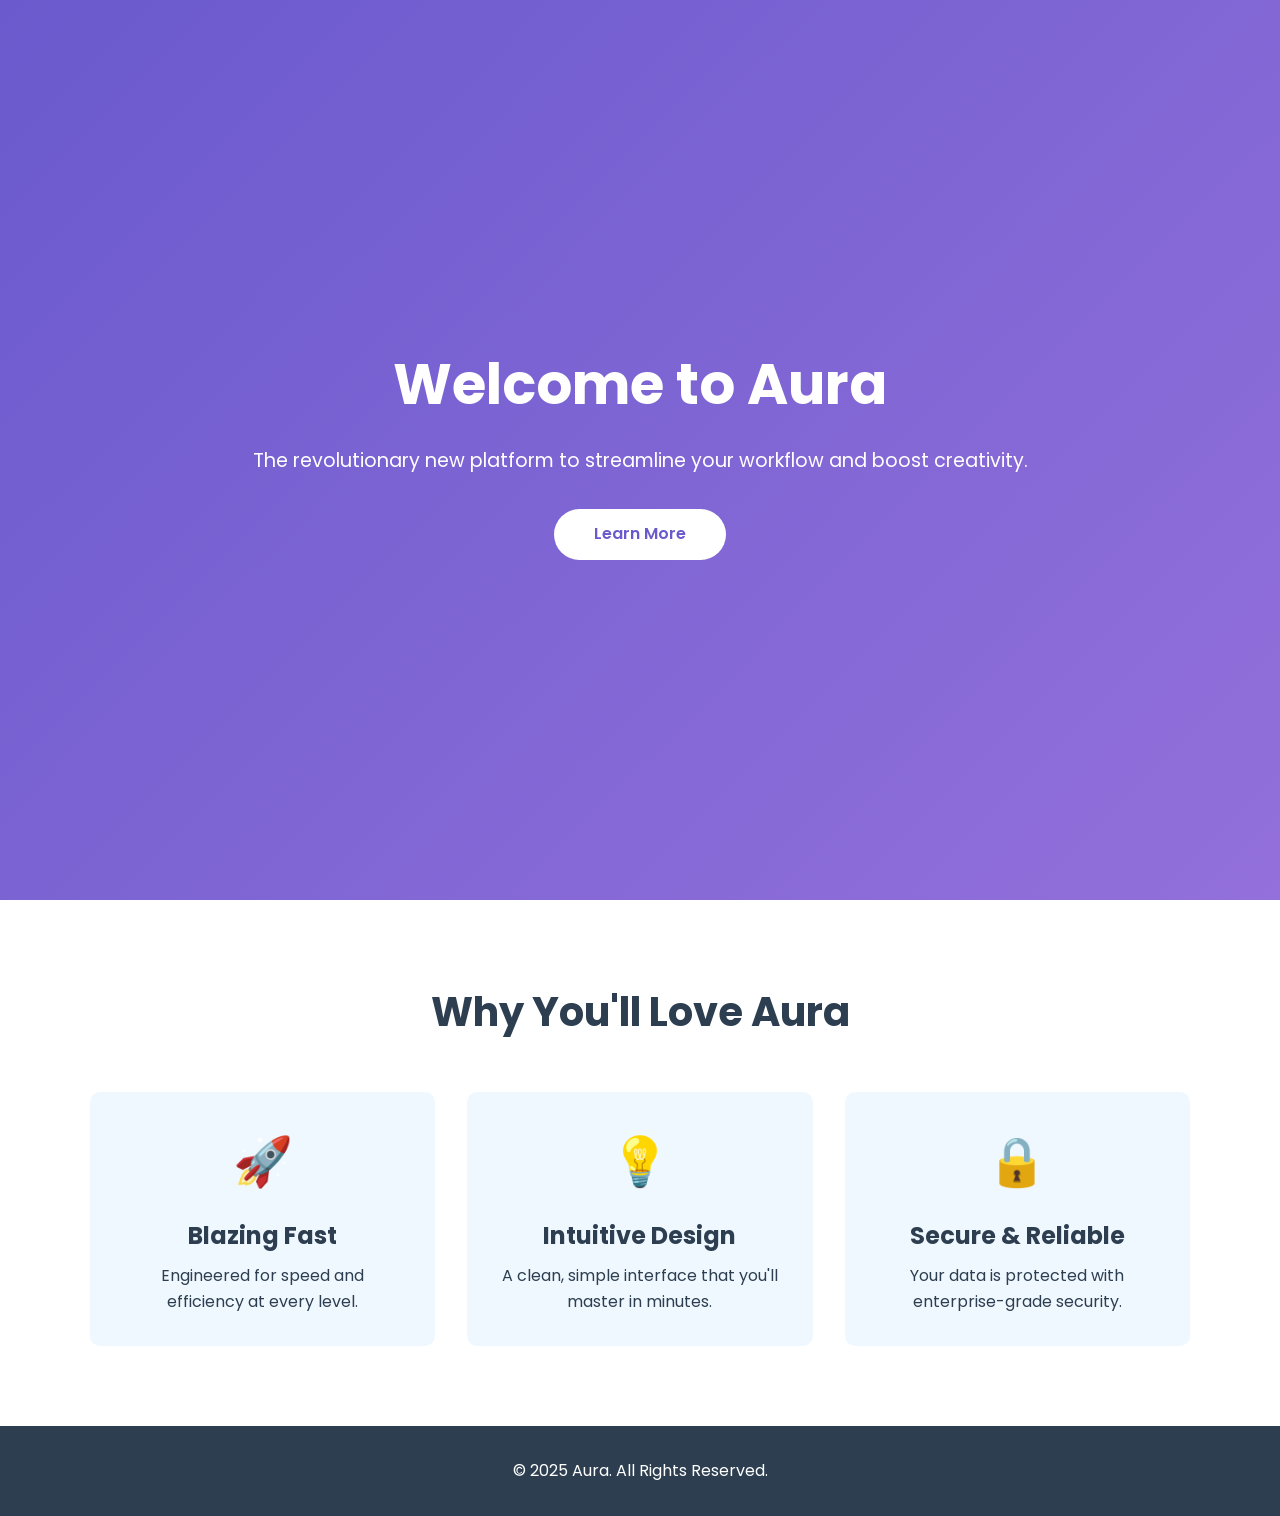
<file: index.html>
<!DOCTYPE html>
<html lang="en">
<head>
    <meta charset="UTF-8">
    <meta name="viewport" content="width=device-width, initial-scale=1.0">
    <title>Aura | Your New Experience</title>
    <style>
        @import url('https://fonts.googleapis.com/css2?family=Poppins:wght@300;400;600;700&display=swap');

        :root {
            --primary-color: #6a5acd; /* SlateBlue */
            --secondary-color: #f0f8ff; /* AliceBlue */
            --dark-color: #2c3e50; /* SlateGray */
            --light-color: #ffffff;
        }

        * {
            margin: 0;
            padding: 0;
            box-sizing: border-box;
        }

        body {
            font-family: 'Poppins', sans-serif;
            line-height: 1.6;
            color: var(--dark-color);
            background-color: var(--light-color);
        }

        .container {
            max-width: 1100px;
            margin: auto;
            padding: 0 2rem;
            overflow: hidden;
        }

        .hero {
            background: linear-gradient(135deg, var(--primary-color), #9370db);
            color: var(--light-color);
            min-height: 100vh;
            display: flex;
            justify-content: center;
            align-items: center;
            text-align: center;
            padding: 2rem;
        }

        .hero-content h1 {
            font-size: 3.5rem;
            font-weight: 700;
            margin-bottom: 1rem;
            animation: fadeInDown 1s ease-in-out;
        }

        .hero-content p {
            font-size: 1.2rem;
            margin-bottom: 2rem;
            animation: fadeInUp 1s ease-in-out 0.5s;
            animation-fill-mode: both; /* Keeps state after animation */
        }

        .btn {
            display: inline-block;
            padding: 0.8rem 2.5rem;
            background: var(--light-color);
            color: var(--primary-color);
            border: none;
            border-radius: 50px;
            font-weight: 600;
            text-decoration: none;
            transition: transform 0.3s ease, box-shadow 0.3s ease;
            animation: fadeInUp 1s ease-in-out 1s;
            animation-fill-mode: both;
        }

        .btn:hover {
            transform: translateY(-3px);
            box-shadow: 0 10px 20px rgba(0,0,0,0.1);
        }

        .features {
            padding: 5rem 0;
            text-align: center;
        }

        .features h2 {
            font-size: 2.5rem;
            margin-bottom: 3rem;
        }

        .features-grid {
            display: grid;
            grid-template-columns: repeat(auto-fit, minmax(250px, 1fr));
            gap: 2rem;
        }

        .feature-item {
            background: var(--secondary-color);
            padding: 2rem;
            border-radius: 10px;
            transition: transform 0.3s ease;
        }

        .feature-item:hover {
            transform: scale(1.05);
        }
        
        .feature-item .icon {
            font-size: 3rem;
            margin-bottom: 1rem;
            color: var(--primary-color);
        }

        .feature-item h3 {
            font-size: 1.5rem;
            margin-bottom: 0.5rem;
        }

        footer {
            background: var(--dark-color);
            color: var(--light-color);
            text-align: center;
            padding: 2rem 0;
        }
        
        /* Animations */
        @keyframes fadeInDown {
            from { opacity: 0; transform: translateY(-20px); }
            to { opacity: 1; transform: translateY(0); }
        }

        @keyframes fadeInUp {
            from { opacity: 0; transform: translateY(20px); }
            to { opacity: 1; transform: translateY(0); }
        }

        /* Responsive */
        @media (max-width: 768px) {
            .hero-content h1 {
                font-size: 2.5rem;
            }
            .hero-content p {
                font-size: 1rem;
            }
        }
    </style>
</head>
<body>

    <header class="hero">
        <div class="hero-content">
            <h1>Welcome to Aura</h1>
            <p>The revolutionary new platform to streamline your workflow and boost creativity.</p>
            <a href="#features" class="btn">Learn More</a>
        </div>
    </header>

    <main>
        <section id="features" class="features container">
            <h2>Why You'll Love Aura</h2>
            <div class="features-grid">
                <div class="feature-item">
                    <div class="icon">🚀</div>
                    <h3>Blazing Fast</h3>
                    <p>Engineered for speed and efficiency at every level.</p>
                </div>
                <div class="feature-item">
                    <div class="icon">💡</div>
                    <h3>Intuitive Design</h3>
                    <p>A clean, simple interface that you'll master in minutes.</p>
                </div>
                <div class="feature-item">
                    <div class="icon">🔒</div>
                    <h3>Secure & Reliable</h3>
                    <p>Your data is protected with enterprise-grade security.</p>
                </div>
            </div>
        </section>
    </main>

    <footer>
        <div class="container">
            <p>&copy; 2025 Aura. All Rights Reserved.</p>
        </div>
    </footer>

</body>
</html>
</file>
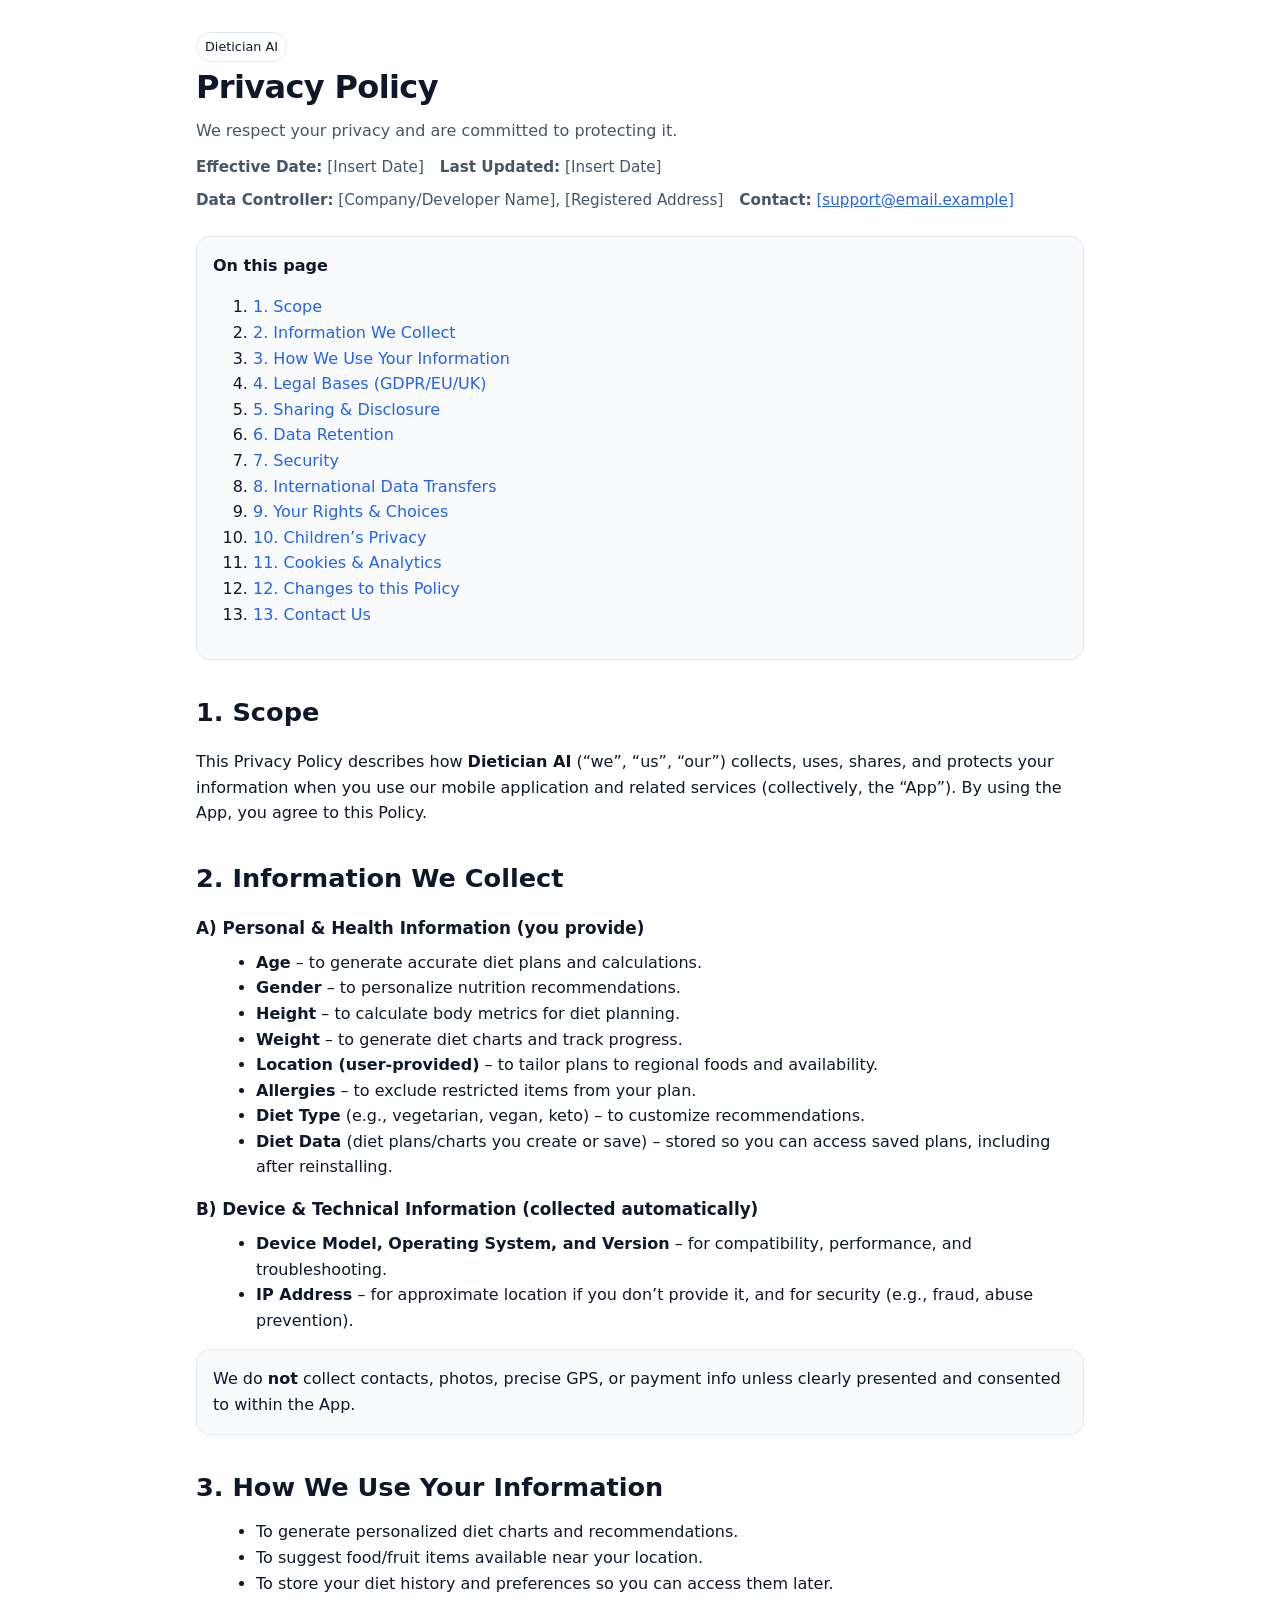
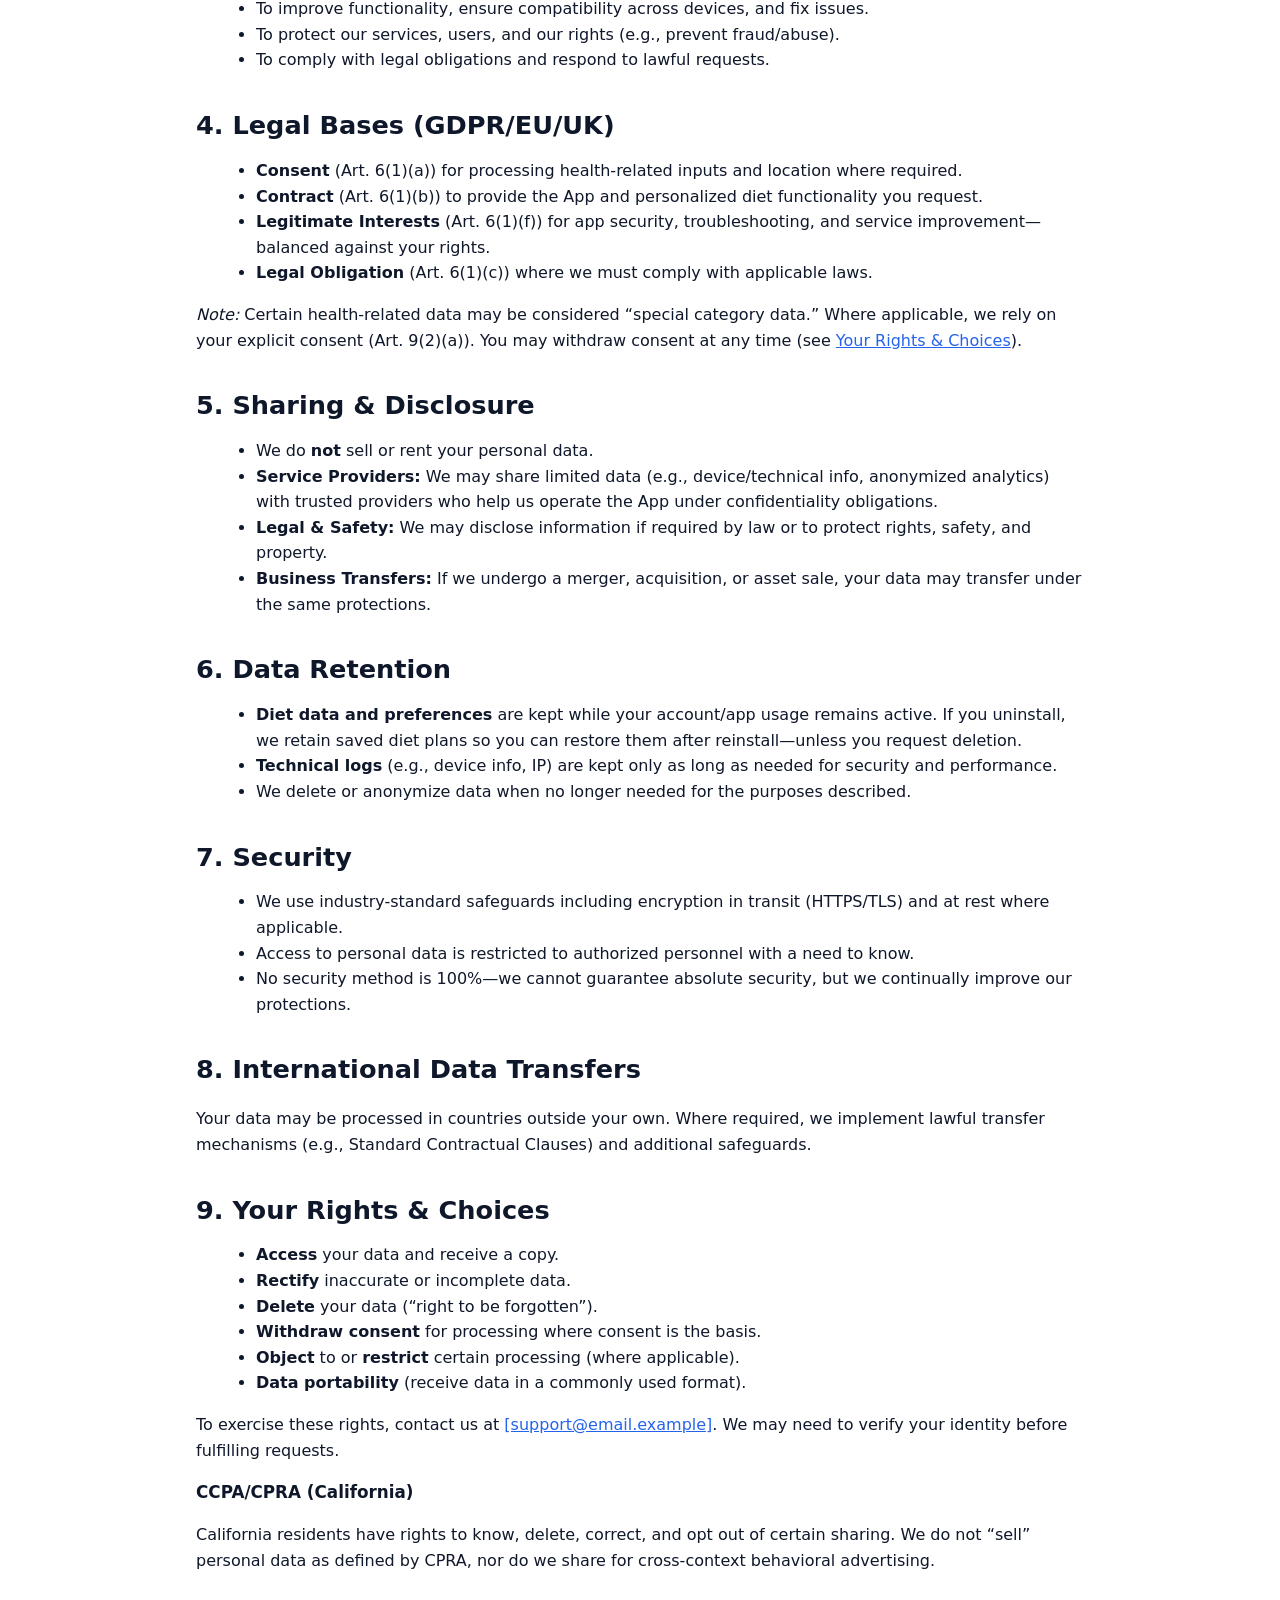
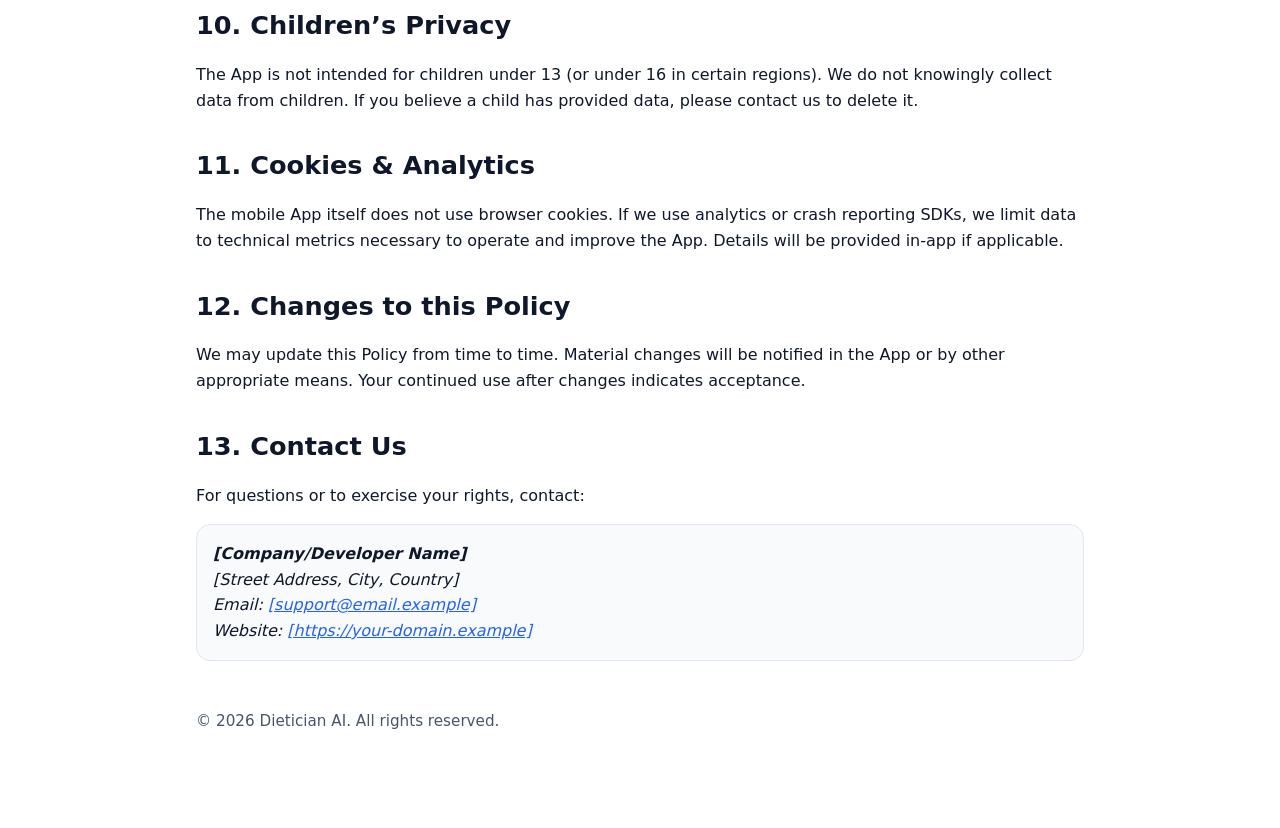
<file: privacy.html>
<!doctype html>
<html lang="en">
<head>
  <meta charset="utf-8" />
  <meta name="viewport" content="width=device-width, initial-scale=1" />
  <title>Privacy Policy – Dietician AI</title>
  <meta name="description" content="Privacy Policy for Dietician AI describing what data we collect, why we collect it, how we use and protect it, and your rights." />
  <style>
    :root {
      --bg: #ffffff;
      --ink: #0f172a;
      --muted: #475569;
      --card: #f8fafc;
      --accent: #2563eb;
      --border: #e2e8f0;
      --radius: 14px;
    }
    * { box-sizing: border-box; }
    html, body { margin: 0; padding: 0; background: var(--bg); color: var(--ink); font-family: system-ui, -apple-system, Segoe UI, Roboto, Inter, "Helvetica Neue", Arial, "Noto Sans", "Segoe UI Emoji", "Apple Color Emoji", sans-serif; line-height: 1.6; }
    .container { max-width: 920px; margin: 0 auto; padding: 2rem 1rem 5rem; }
    header { margin-bottom: 1.5rem; }
    h1 { font-size: clamp(1.8rem, 2.5vw, 2.4rem); margin: 0 0 .25rem; letter-spacing: -0.02em; }
    .subtitle { color: var(--muted); margin: 0.25rem 0 0; }
    .meta { display: flex; flex-wrap: wrap; gap: .5rem 1rem; margin-top: .75rem; color: var(--muted); font-size: .95rem; }
    nav.toc { background: var(--card); border: 1px solid var(--border); border-radius: var(--radius); padding: 1rem; margin: 1rem 0 2rem; }
    nav.toc strong { display: block; margin-bottom: .35rem; }
    nav.toc a { color: var(--accent); text-decoration: none; }
    section { margin: 2rem 0; }
    h2 { font-size: clamp(1.25rem, 2vw, 1.6rem); margin: 0 0 .75rem; }
    h3 { font-size: 1.05rem; margin: 1rem 0 .25rem; }
    .card { background: var(--card); border: 1px solid var(--border); border-radius: var(--radius); padding: 1rem; }
    ul { margin: .5rem 0 .5rem 1.25rem; }
    a { color: var(--accent); }
    code { background: #f1f5f9; padding: .1rem .3rem; border-radius: 6px; font-family: ui-monospace, SFMono-Regular, Menlo, Consolas, monospace; }
    footer { margin-top: 3rem; font-size: .95rem; color: var(--muted); }
    .badge { display: inline-block; font-size: .8rem; padding: .25rem .5rem; border: 1px solid var(--border); border-radius: 999px; background: #fff; margin-right: .5rem;}
  </style>
  <!-- Optional JSON-LD to help search engines understand this is your Privacy Policy page -->
  <script type="application/ld+json">
  {
    "@context": "https://schema.org",
    "@type": "WebPage",
    "name": "Privacy Policy – Dietician AI",
    "description": "Privacy Policy for Dietician AI describing data collection, use, sharing, security, and user rights.",
    "about": { "@type": "Thing", "name": "Privacy Policy" },
    "isPartOf": { "@type": "WebSite", "name": "Dietician AI", "url": "[https://your-domain.example]" }
  }
  </script>
</head>
<body>
  <div class="container" role="document">
    <header>
      <div class="badge">Dietician AI</div>
      <h1>Privacy Policy</h1>
      <p class="subtitle">We respect your privacy and are committed to protecting it.</p>
      <div class="meta">
        <div><strong>Effective Date:</strong> [Insert Date]</div>
        <div><strong>Last Updated:</strong> [Insert Date]</div>
        <div><strong>Data Controller:</strong> [Company/Developer Name], [Registered Address]</div>
        <div><strong>Contact:</strong> <a href="mailto:[support@email.example]">[support@email.example]</a></div>
      </div>
    </header>

    <nav class="toc card" aria-label="Table of contents">
      <strong>On this page</strong>
      <ol>
        <li><a href="#scope">1. Scope</a></li>
        <li><a href="#data-we-collect">2. Information We Collect</a></li>
        <li><a href="#how-we-use">3. How We Use Your Information</a></li>
        <li><a href="#legal-bases">4. Legal Bases (GDPR/EU/UK)</a></li>
        <li><a href="#sharing">5. Sharing & Disclosure</a></li>
        <li><a href="#retention">6. Data Retention</a></li>
        <li><a href="#security">7. Security</a></li>
        <li><a href="#transfers">8. International Data Transfers</a></li>
        <li><a href="#rights">9. Your Rights & Choices</a></li>
        <li><a href="#children">10. Children’s Privacy</a></li>
        <li><a href="#cookies">11. Cookies & Analytics</a></li>
        <li><a href="#changes">12. Changes to this Policy</a></li>
        <li><a href="#contact">13. Contact Us</a></li>
      </ol>
    </nav>

    <section id="scope">
      <h2>1. Scope</h2>
      <p>This Privacy Policy describes how <strong>Dietician AI</strong> (“we”, “us”, “our”) collects, uses, shares, and protects your information when you use our mobile application and related services (collectively, the “App”). By using the App, you agree to this Policy.</p>
    </section>

    <section id="data-we-collect">
      <h2>2. Information We Collect</h2>

      <h3>A) Personal &amp; Health Information (you provide)</h3>
      <ul>
        <li><strong>Age</strong> – to generate accurate diet plans and calculations.</li>
        <li><strong>Gender</strong> – to personalize nutrition recommendations.</li>
        <li><strong>Height</strong> – to calculate body metrics for diet planning.</li>
        <li><strong>Weight</strong> – to generate diet charts and track progress.</li>
        <li><strong>Location (user-provided)</strong> – to tailor plans to regional foods and availability.</li>
        <li><strong>Allergies</strong> – to exclude restricted items from your plan.</li>
        <li><strong>Diet Type</strong> (e.g., vegetarian, vegan, keto) – to customize recommendations.</li>
        <li><strong>Diet Data</strong> (diet plans/charts you create or save) – stored so you can access saved plans, including after reinstalling.</li>
      </ul>

      <h3>B) Device &amp; Technical Information (collected automatically)</h3>
      <ul>
        <li><strong>Device Model, Operating System, and Version</strong> – for compatibility, performance, and troubleshooting.</li>
        <li><strong>IP Address</strong> – for approximate location if you don’t provide it, and for security (e.g., fraud, abuse prevention).</li>
      </ul>

      <p class="card">We do <strong>not</strong> collect contacts, photos, precise GPS, or payment info unless clearly presented and consented to within the App.</p>
    </section>

    <section id="how-we-use">
      <h2>3. How We Use Your Information</h2>
      <ul>
        <li>To generate personalized diet charts and recommendations.</li>
        <li>To suggest food/fruit items available near your location.</li>
        <li>To store your diet history and preferences so you can access them later.</li>
        <li>To improve functionality, ensure compatibility across devices, and fix issues.</li>
        <li>To protect our services, users, and our rights (e.g., prevent fraud/abuse).</li>
        <li>To comply with legal obligations and respond to lawful requests.</li>
      </ul>
    </section>

    <section id="legal-bases">
      <h2>4. Legal Bases (GDPR/EU/UK)</h2>
      <ul>
        <li><strong>Consent</strong> (Art. 6(1)(a)) for processing health-related inputs and location where required.</li>
        <li><strong>Contract</strong> (Art. 6(1)(b)) to provide the App and personalized diet functionality you request.</li>
        <li><strong>Legitimate Interests</strong> (Art. 6(1)(f)) for app security, troubleshooting, and service improvement—balanced against your rights.</li>
        <li><strong>Legal Obligation</strong> (Art. 6(1)(c)) where we must comply with applicable laws.</li>
      </ul>
      <p><em>Note:</em> Certain health-related data may be considered “special category data.” Where applicable, we rely on your explicit consent (Art. 9(2)(a)). You may withdraw consent at any time (see <a href="#rights">Your Rights &amp; Choices</a>).</p>
    </section>

    <section id="sharing">
      <h2>5. Sharing &amp; Disclosure</h2>
      <ul>
        <li>We do <strong>not</strong> sell or rent your personal data.</li>
        <li><strong>Service Providers:</strong> We may share limited data (e.g., device/technical info, anonymized analytics) with trusted providers who help us operate the App under confidentiality obligations.</li>
        <li><strong>Legal &amp; Safety:</strong> We may disclose information if required by law or to protect rights, safety, and property.</li>
        <li><strong>Business Transfers:</strong> If we undergo a merger, acquisition, or asset sale, your data may transfer under the same protections.</li>
      </ul>
    </section>

    <section id="retention">
      <h2>6. Data Retention</h2>
      <ul>
        <li><strong>Diet data and preferences</strong> are kept while your account/app usage remains active. If you uninstall, we retain saved diet plans so you can restore them after reinstall—unless you request deletion.</li>
        <li><strong>Technical logs</strong> (e.g., device info, IP) are kept only as long as needed for security and performance.</li>
        <li>We delete or anonymize data when no longer needed for the purposes described.</li>
      </ul>
    </section>

    <section id="security">
      <h2>7. Security</h2>
      <ul>
        <li>We use industry-standard safeguards including encryption in transit (HTTPS/TLS) and at rest where applicable.</li>
        <li>Access to personal data is restricted to authorized personnel with a need to know.</li>
        <li>No security method is 100%—we cannot guarantee absolute security, but we continually improve our protections.</li>
      </ul>
    </section>

    <section id="transfers">
      <h2>8. International Data Transfers</h2>
      <p>Your data may be processed in countries outside your own. Where required, we implement lawful transfer mechanisms (e.g., Standard Contractual Clauses) and additional safeguards.</p>
    </section>

    <section id="rights">
      <h2>9. Your Rights &amp; Choices</h2>
      <ul>
        <li><strong>Access</strong> your data and receive a copy.</li>
        <li><strong>Rectify</strong> inaccurate or incomplete data.</li>
        <li><strong>Delete</strong> your data (“right to be forgotten”).</li>
        <li><strong>Withdraw consent</strong> for processing where consent is the basis.</li>
        <li><strong>Object</strong> to or <strong>restrict</strong> certain processing (where applicable).</li>
        <li><strong>Data portability</strong> (receive data in a commonly used format).</li>
      </ul>
      <p>To exercise these rights, contact us at <a href="mailto:[support@email.example]">[support@email.example]</a>. We may need to verify your identity before fulfilling requests.</p>

      <h3>CCPA/CPRA (California)</h3>
      <p>California residents have rights to know, delete, correct, and opt out of certain sharing. We do not “sell” personal data as defined by CPRA, nor do we share for cross-context behavioral advertising.</p>
    </section>

    <section id="children">
      <h2>10. Children’s Privacy</h2>
      <p>The App is not intended for children under 13 (or under 16 in certain regions). We do not knowingly collect data from children. If you believe a child has provided data, please contact us to delete it.</p>
    </section>

    <section id="cookies">
      <h2>11. Cookies &amp; Analytics</h2>
      <p>The mobile App itself does not use browser cookies. If we use analytics or crash reporting SDKs, we limit data to technical metrics necessary to operate and improve the App. Details will be provided in-app if applicable.</p>
    </section>

    <section id="changes">
      <h2>12. Changes to this Policy</h2>
      <p>We may update this Policy from time to time. Material changes will be notified in the App or by other appropriate means. Your continued use after changes indicates acceptance.</p>
    </section>

    <section id="contact">
      <h2>13. Contact Us</h2>
      <p>For questions or to exercise your rights, contact:</p>
      <address class="card">
        <strong>[Company/Developer Name]</strong><br />
        [Street Address, City, Country]<br />
        Email: <a href="mailto:[support@email.example]">[support@email.example]</a><br />
        Website: <a href="[https://your-domain.example]">[https://your-domain.example]</a>
      </address>
    </section>

    <footer>
      <p>© <span id="year"></span> Dietician AI. All rights reserved.</p>
    </footer>
  </div>

  <script>
    // Auto year
    document.getElementById('year').textContent = new Date().getFullYear();
  </script>
</body>
</html>
</file>
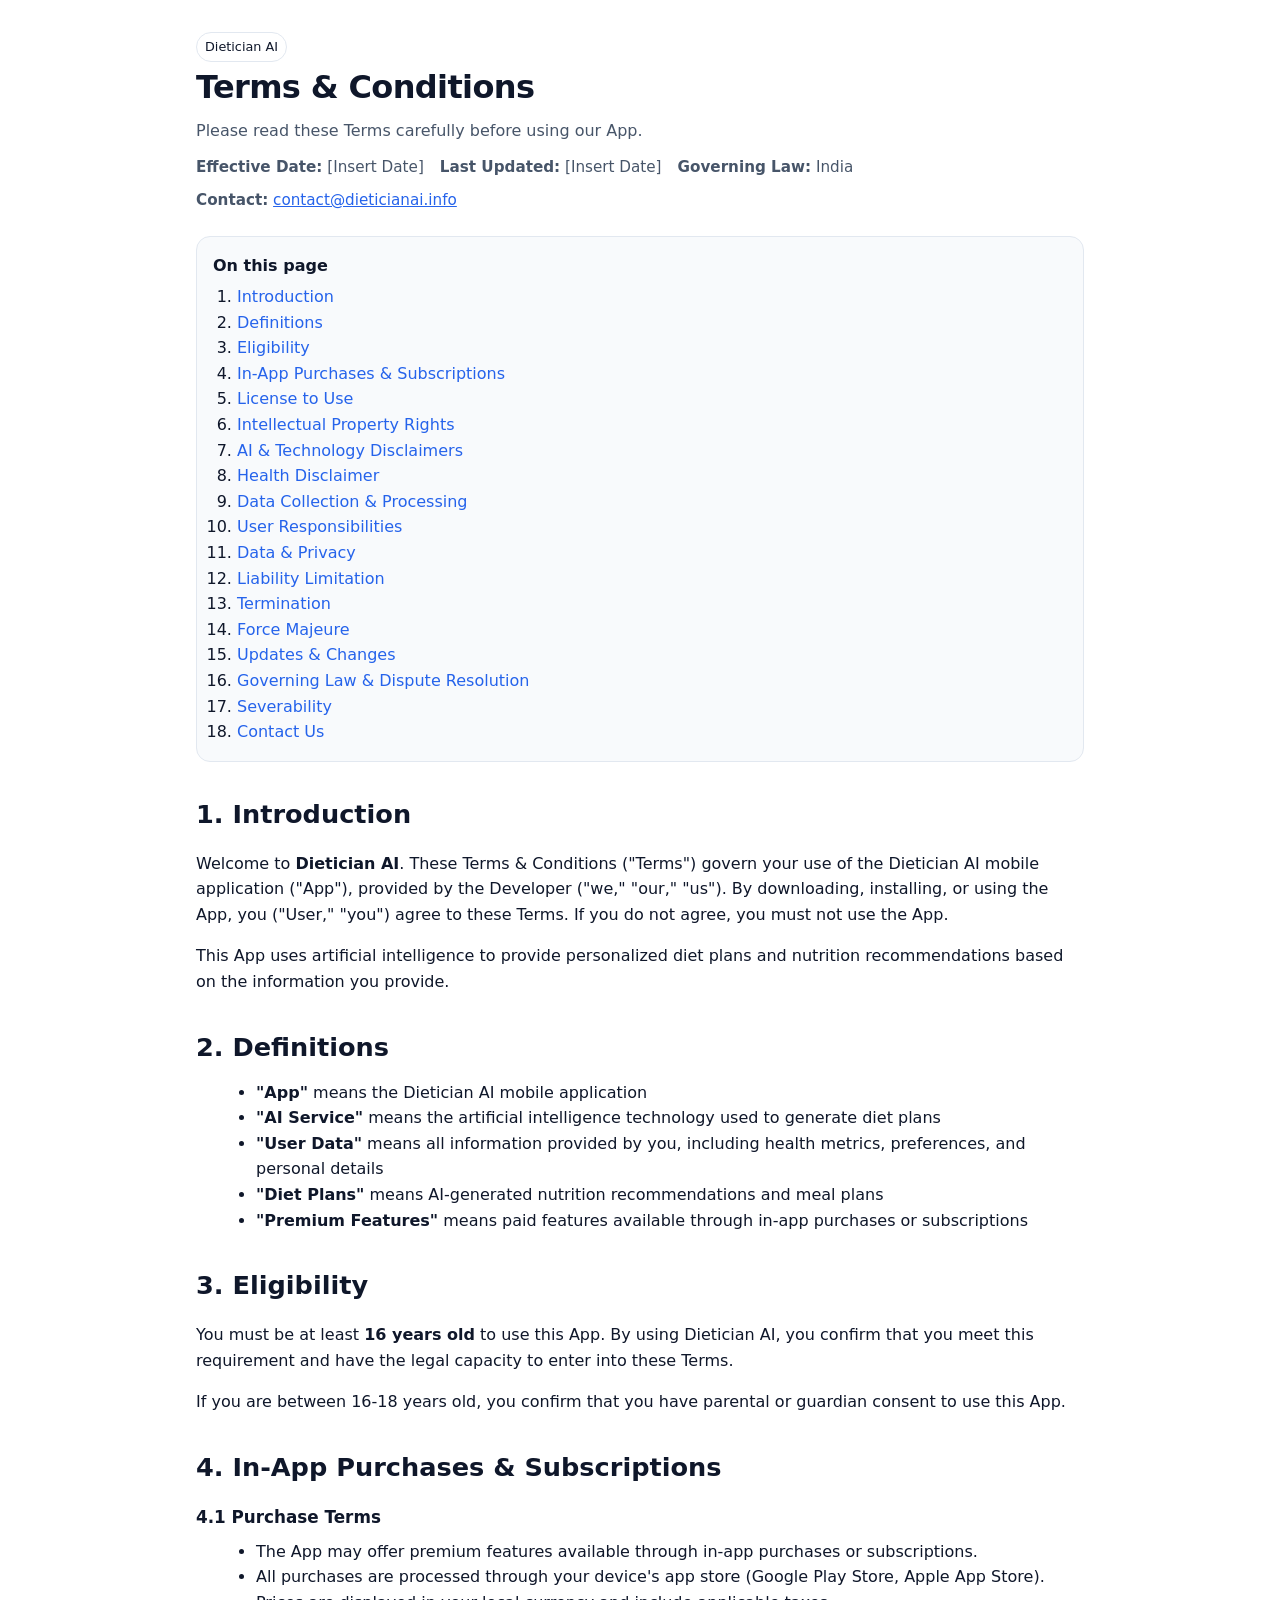
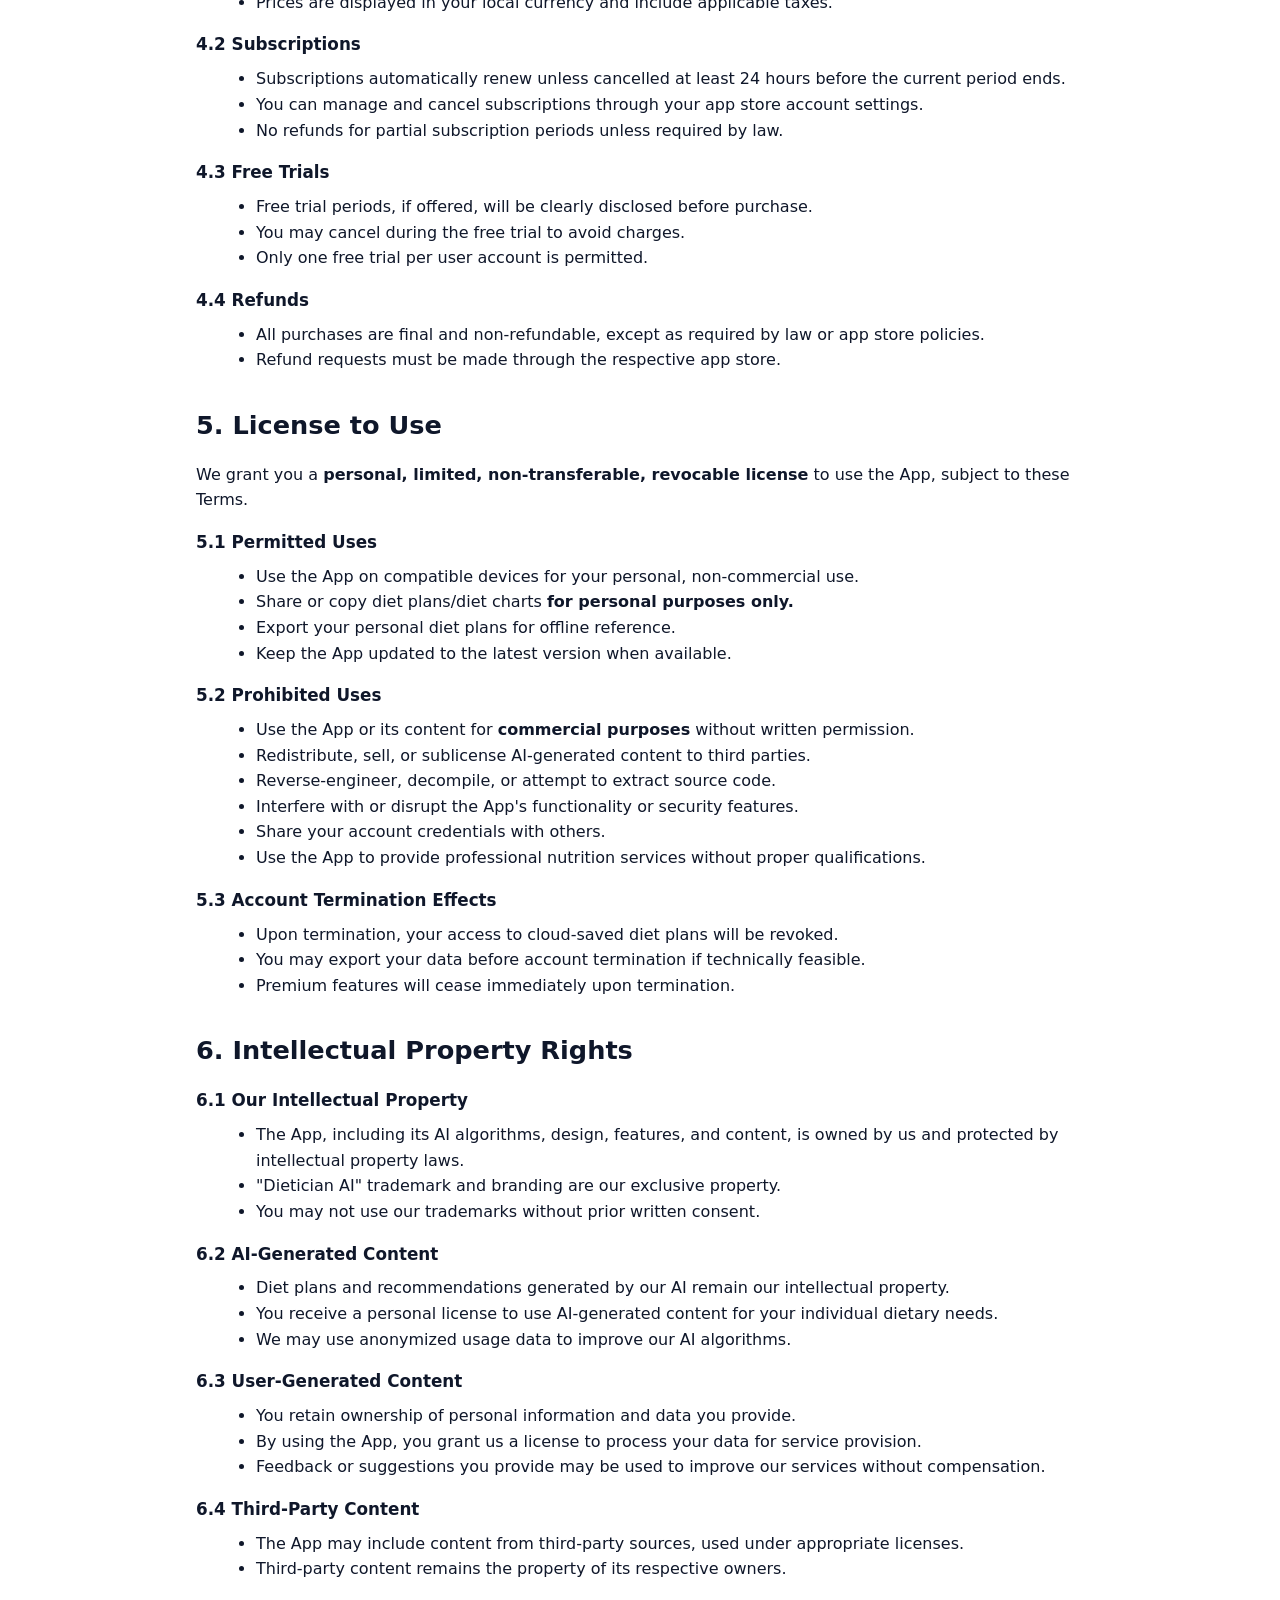
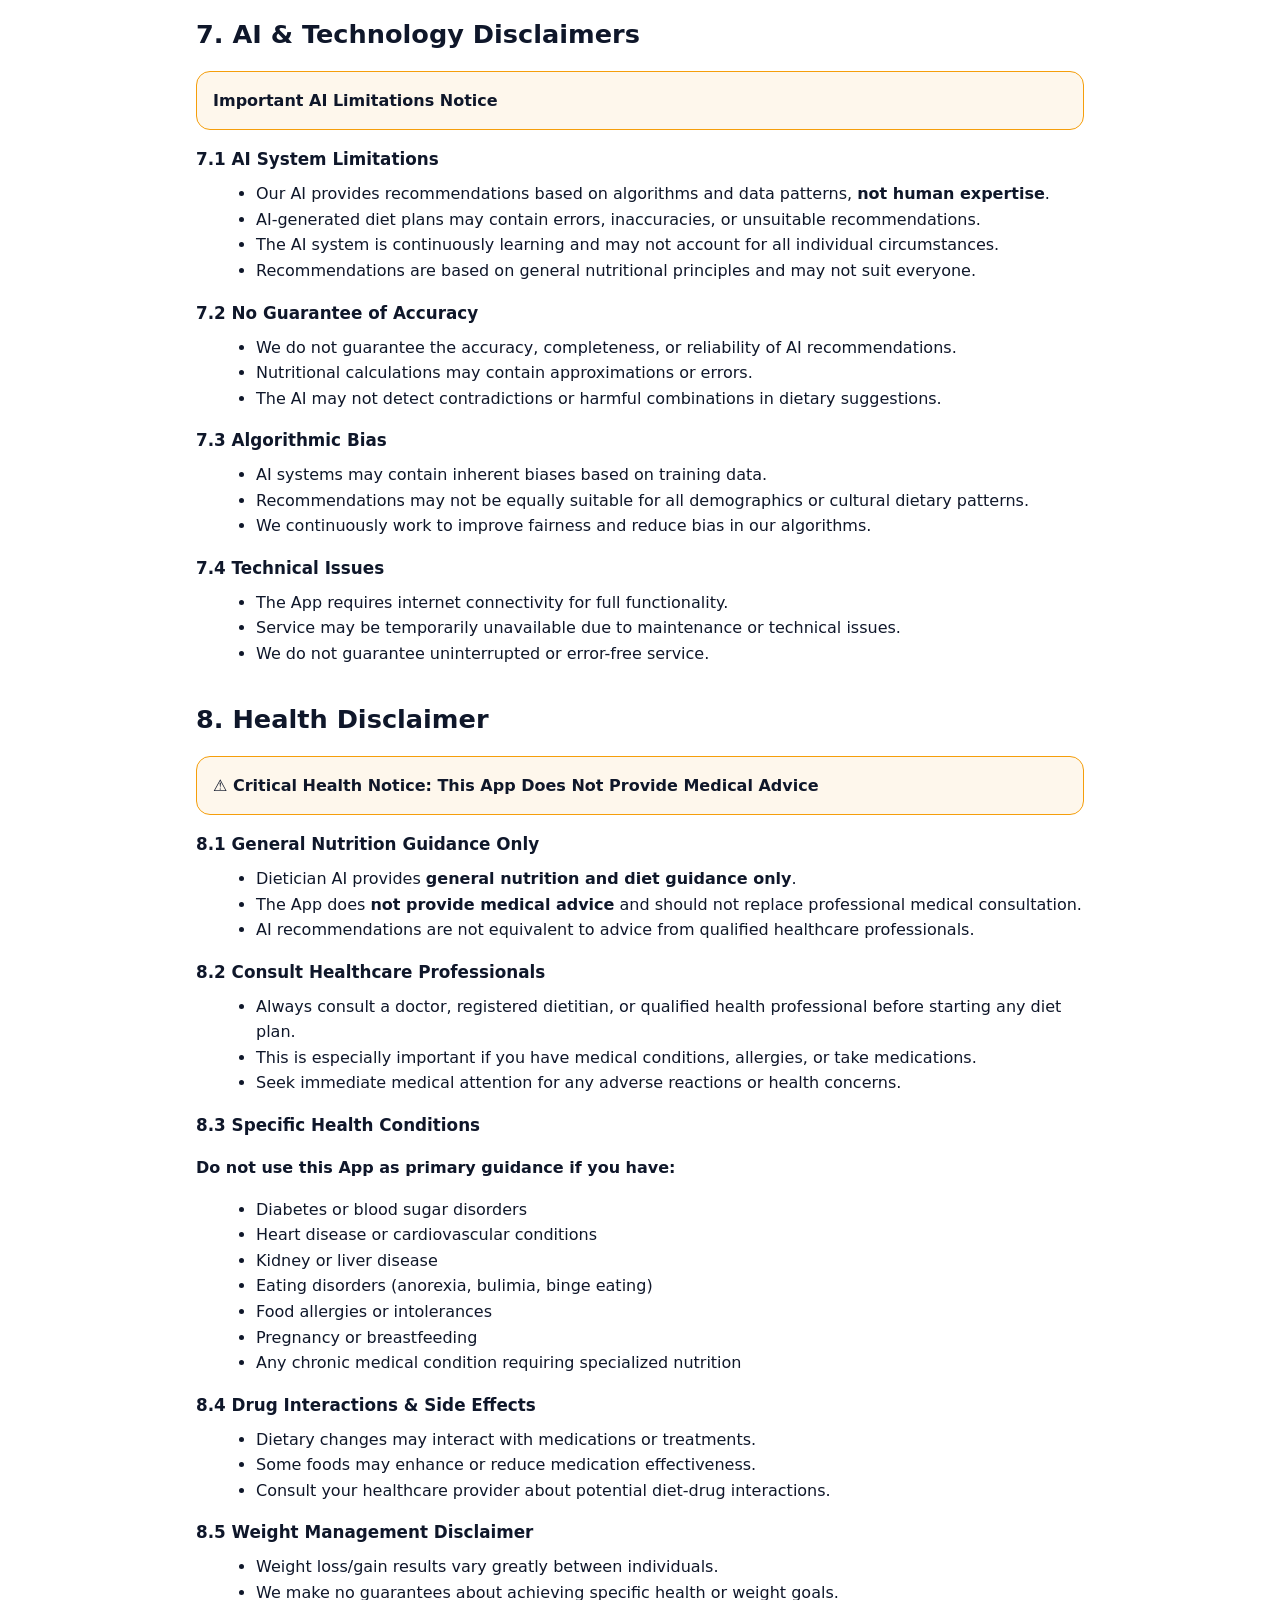
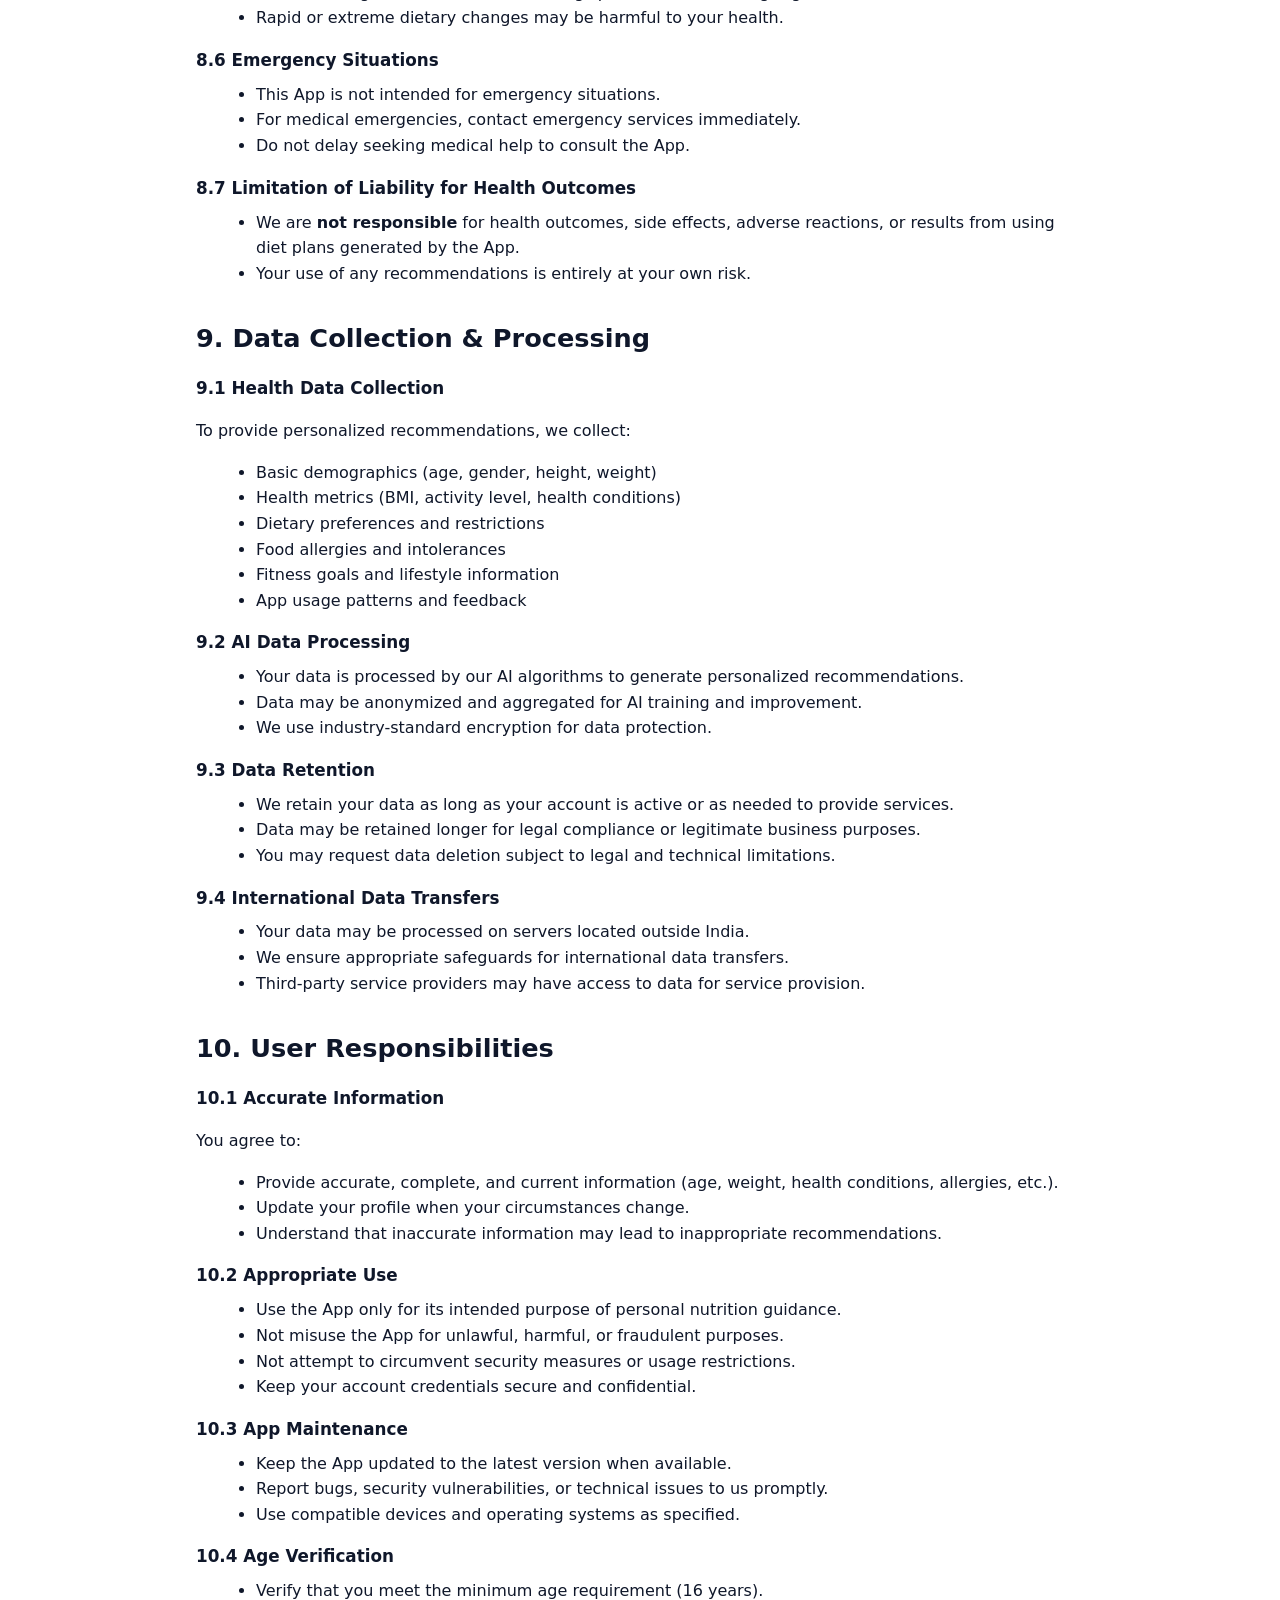
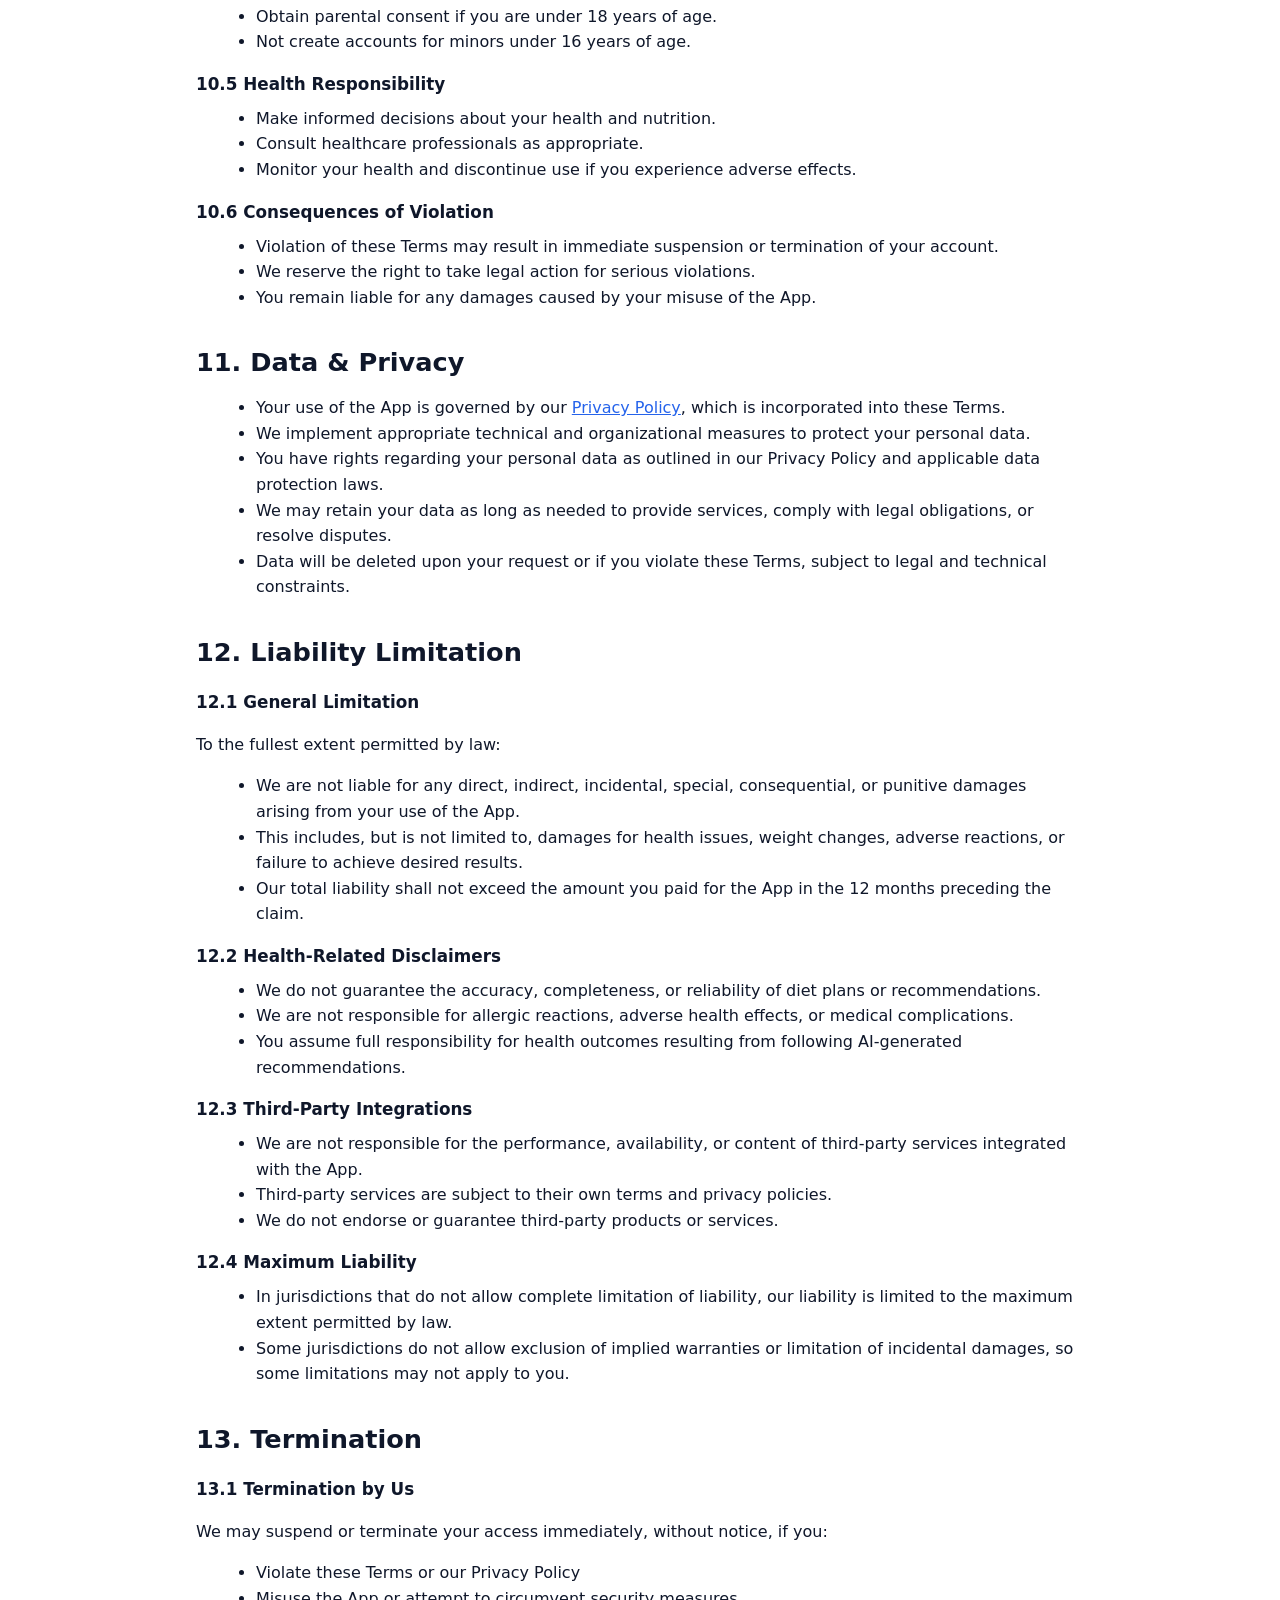
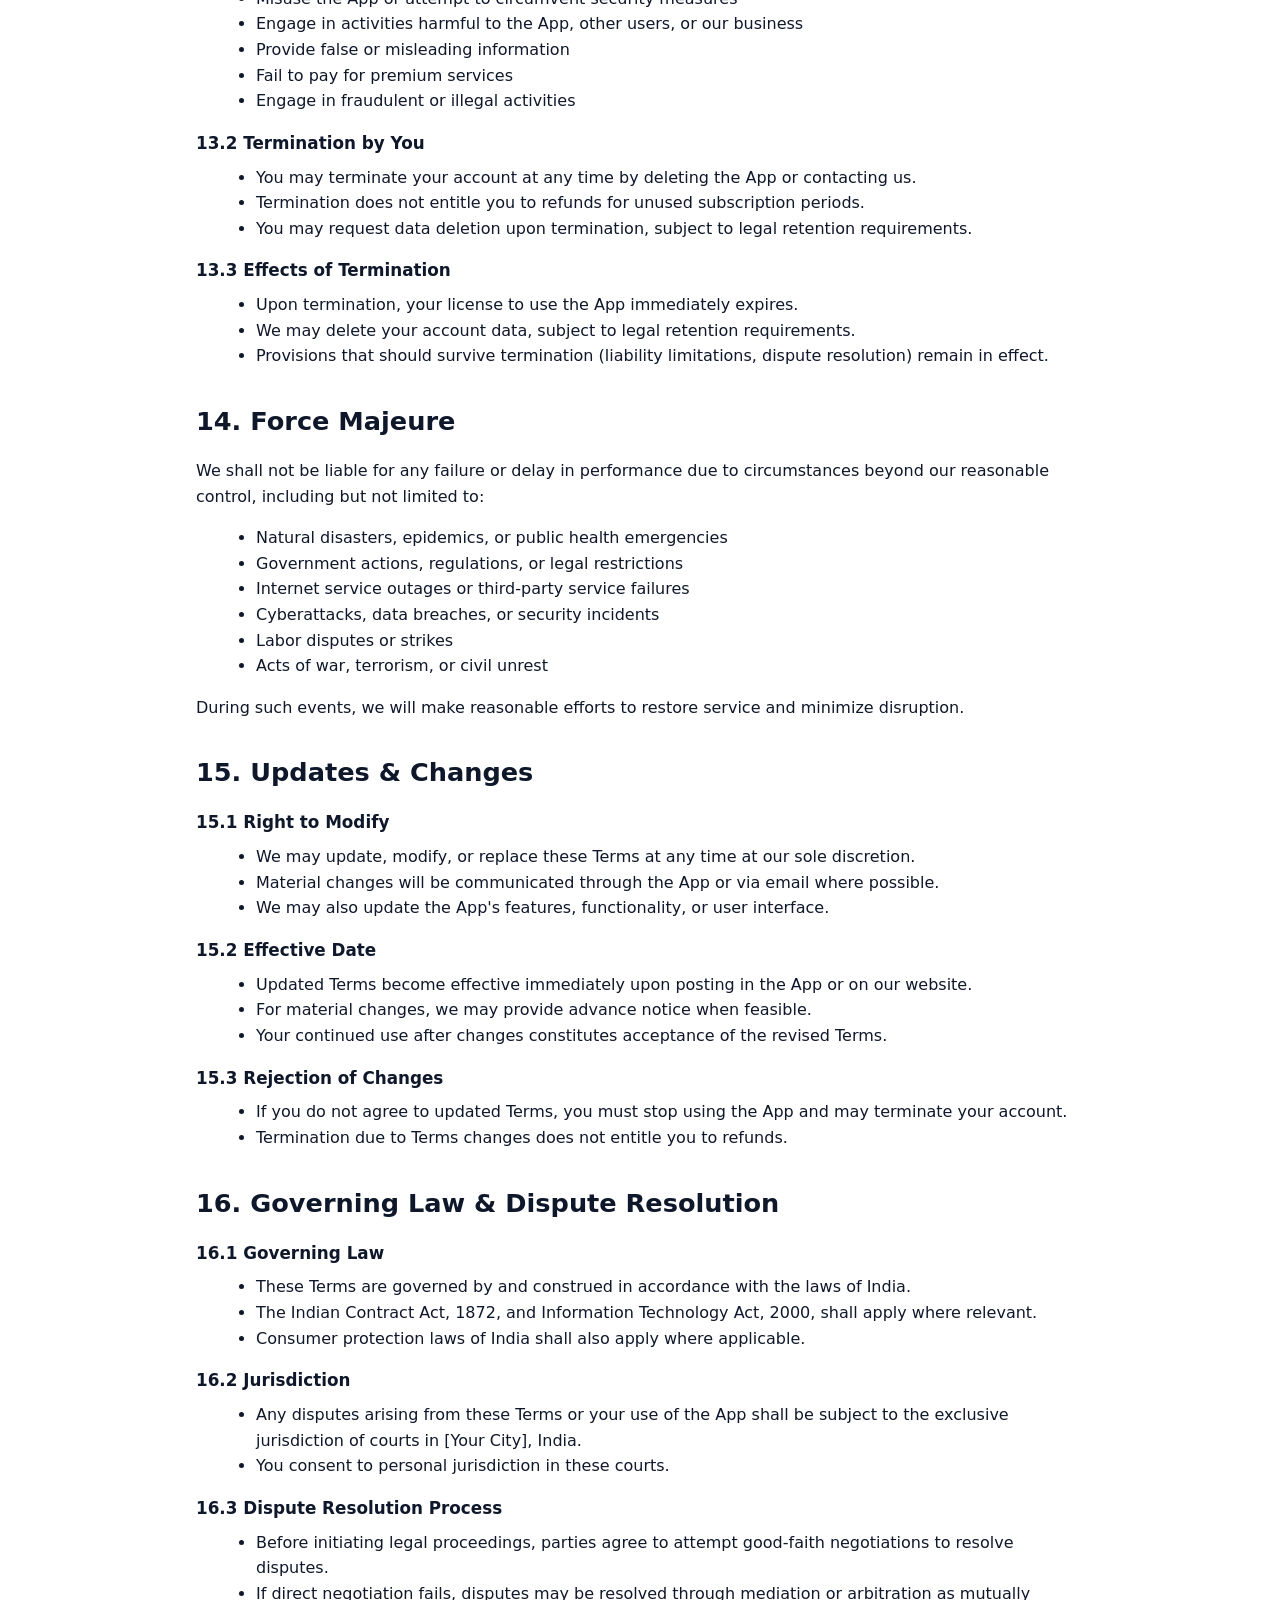
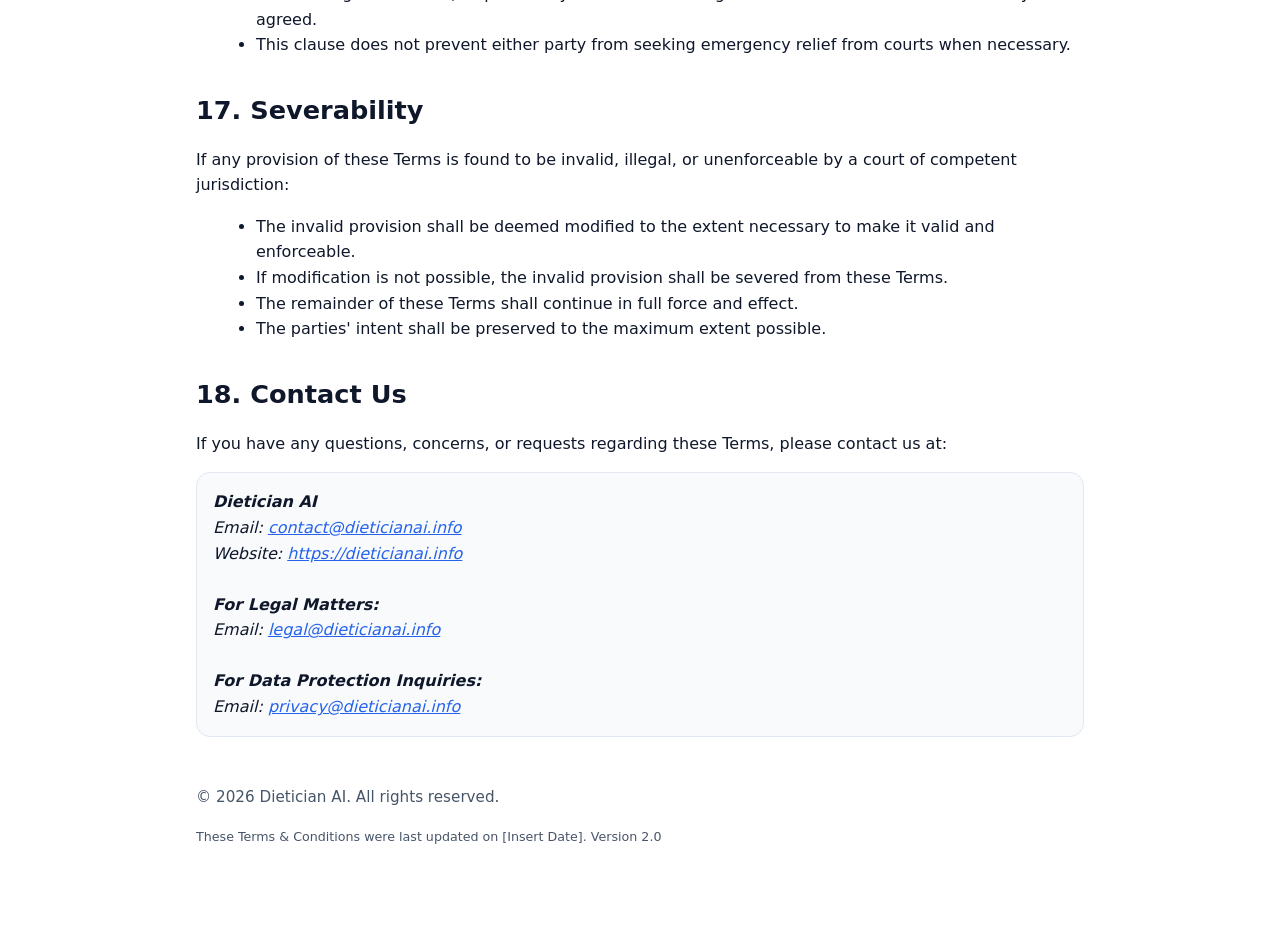
<file: terms-and-condition.html>
<!doctype html>
<html lang="en">
<head>
  <meta charset="utf-8" />
  <meta name="viewport" content="width=device-width, initial-scale=1" />
  <title>Terms & Conditions – Dietician AI</title>
  <meta name="description" content="Comprehensive Terms & Conditions for Dietician AI describing usage rules, disclaimers, liability, governing law, and user rights." />
  <style>
    :root {
      --bg: #ffffff;
      --ink: #0f172a;
      --muted: #475569;
      --card: #f8fafc;
      --accent: #2563eb;
      --border: #e2e8f0;
      --radius: 14px;
    }
    * { box-sizing: border-box; }
    html {
      scroll-behavior: smooth;
    }
    html, body { margin: 0; padding: 0; background: var(--bg); color: var(--ink); font-family: system-ui, -apple-system, Segoe UI, Roboto, Inter, "Helvetica Neue", Arial, "Noto Sans", "Segoe UI Emoji", "Apple Color Emoji", sans-serif; line-height: 1.6; }
    .container { max-width: 920px; margin: 0 auto; padding: 2rem 1rem 5rem; }
    header { margin-bottom: 1.5rem; }
    h1 { font-size: clamp(1.8rem, 2.5vw, 2.4rem); margin: 0 0 .25rem; letter-spacing: -0.02em; }
    .subtitle { color: var(--muted); margin: 0.25rem 0 0; }
    .meta { display: flex; flex-wrap: wrap; gap: .5rem 1rem; margin-top: .75rem; color: var(--muted); font-size: .95rem; }
    nav.toc { background: var(--card); border: 1px solid var(--border); border-radius: var(--radius); padding: 1rem; margin: 1rem 0 2rem;}
    nav.toc strong { display: block; margin-bottom: .35rem; }
    nav.toc a { color: var(--accent); text-decoration: none; }
    nav.toc ol { margin: 0; padding-left: 1.5rem; }
    section { margin: 2rem 0; }
    h2 { font-size: clamp(1.25rem, 2vw, 1.6rem); margin: 0 0 .75rem; }
    h3 { font-size: 1.05rem; margin: 1rem 0 .25rem; }
    .card { background: var(--card); border: 1px solid var(--border); border-radius: var(--radius); padding: 1rem; }
    .warning-card { background: #fef7ec; border: 1px solid #f59e0b; border-radius: var(--radius); padding: 1rem; margin: 1rem 0; }
    ul { margin: .5rem 0 .5rem 1.25rem; }
    a { color: var(--accent); }
    footer { margin-top: 3rem; font-size: .95rem; color: var(--muted); }
    .badge { display: inline-block; font-size: .8rem; padding: .25rem .5rem; border: 1px solid var(--border); border-radius: 999px; background: #fff; margin-right: .5rem;}
    strong { font-weight: 600; }
    .back-to-top {
      position: fixed;
      bottom: 20px;
      right: 20px;
      background-color: #333;
      color: white;
      padding: 10px 15px;
      border: none;
      border-radius: 5px;
      cursor: pointer;
      font-size: 18px;
      display: none; /* Hide the button by default */
      opacity: 0;
      transition: opacity 0.3s ease;
    }
    
    .back-to-top.show {
      display: block; /* Display when the 'show' class is added by JavaScript */
      opacity: 1;
    }
    .back-to-top:hover {
      background: #4a4a4a;
      transition: 0.5s all;
    }
    .back-to-top span {
      display: inline-block;
      transition: transform 0.3s ease-in-out;
    }
    
    .back-to-top:hover span {
      transform: translateY(-5px);
    }
  </style>
</head>
<body>
  <div class="container" role="document">
    <header>
      <div class="badge">Dietician AI</div>
      <h1>Terms &amp; Conditions</h1>
      <p class="subtitle">Please read these Terms carefully before using our App.</p>
      <div class="meta">
        <div><strong>Effective Date:</strong> [Insert Date]</div>
        <div><strong>Last Updated:</strong> [Insert Date]</div>
        <div><strong>Governing Law:</strong> India</div>
        <div><strong>Contact:</strong> <a href="mailto:contact@dieticianai.info">contact@dieticianai.info</a></div>
      </div>
    </header>

    <nav class="toc card" aria-label="Table of contents">
      <strong>On this page</strong>
      <ol>
        <li><a href="#intro">Introduction</a></li>
        <li><a href="#definitions">Definitions</a></li>
        <li><a href="#eligibility">Eligibility</a></li>
        <li><a href="#purchases">In-App Purchases & Subscriptions</a></li>
        <li><a href="#use">License to Use</a></li>
        <li><a href="#intellectual">Intellectual Property Rights</a></li>
        <li><a href="#ai-disclaimer">AI & Technology Disclaimers</a></li>
        <li><a href="#health-disclaimer">Health Disclaimer</a></li>
        <li><a href="#data-collection">Data Collection & Processing</a></li>
        <li><a href="#user-responsibilities">User Responsibilities</a></li>
        <li><a href="#privacy">Data & Privacy</a></li>
        <li><a href="#liability">Liability Limitation</a></li>
        <li><a href="#termination">Termination</a></li>
        <li><a href="#force-majeure">Force Majeure</a></li>
        <li><a href="#changes">Updates & Changes</a></li>
        <li><a href="#governing">Governing Law & Dispute Resolution</a></li>
        <li><a href="#severability">Severability</a></li>
        <li><a href="#contact">Contact Us</a></li>
      </ol>
    </nav>

    <section id="intro">
      <h2>1. Introduction</h2>
      <p>Welcome to <strong>Dietician AI</strong>. These Terms & Conditions ("Terms") govern your use of the Dietician AI mobile application ("App"), provided by the Developer ("we," "our," "us"). By downloading, installing, or using the App, you ("User," "you") agree to these Terms. If you do not agree, you must not use the App.</p>
      <p>This App uses artificial intelligence to provide personalized diet plans and nutrition recommendations based on the information you provide.</p>
    </section>

    <section id="definitions">
      <h2>2. Definitions</h2>
      <ul>
        <li><strong>"App"</strong> means the Dietician AI mobile application</li>
        <li><strong>"AI Service"</strong> means the artificial intelligence technology used to generate diet plans</li>
        <li><strong>"User Data"</strong> means all information provided by you, including health metrics, preferences, and personal details</li>
        <li><strong>"Diet Plans"</strong> means AI-generated nutrition recommendations and meal plans</li>
        <li><strong>"Premium Features"</strong> means paid features available through in-app purchases or subscriptions</li>
      </ul>
    </section>

    <section id="eligibility">
      <h2>3. Eligibility</h2>
      <p>You must be at least <strong>16 years old</strong> to use this App. By using Dietician AI, you confirm that you meet this requirement and have the legal capacity to enter into these Terms.</p>
      <p>If you are between 16-18 years old, you confirm that you have parental or guardian consent to use this App.</p>
    </section>

    <section id="purchases">
      <h2>4. In-App Purchases & Subscriptions</h2>
      <h3>4.1 Purchase Terms</h3>
      <ul>
        <li>The App may offer premium features available through in-app purchases or subscriptions.</li>
        <li>All purchases are processed through your device's app store (Google Play Store, Apple App Store).</li>
        <li>Prices are displayed in your local currency and include applicable taxes.</li>
      </ul>
      
      <h3>4.2 Subscriptions</h3>
      <ul>
        <li>Subscriptions automatically renew unless cancelled at least 24 hours before the current period ends.</li>
        <li>You can manage and cancel subscriptions through your app store account settings.</li>
        <li>No refunds for partial subscription periods unless required by law.</li>
      </ul>

      <h3>4.3 Free Trials</h3>
      <ul>
        <li>Free trial periods, if offered, will be clearly disclosed before purchase.</li>
        <li>You may cancel during the free trial to avoid charges.</li>
        <li>Only one free trial per user account is permitted.</li>
      </ul>

      <h3>4.4 Refunds</h3>
      <ul>
        <li>All purchases are final and non-refundable, except as required by law or app store policies.</li>
        <li>Refund requests must be made through the respective app store.</li>
      </ul>
    </section>

    <section id="use">
      <h2>5. License to Use</h2>
      <p>We grant you a <strong>personal, limited, non-transferable, revocable license</strong> to use the App, subject to these Terms.</p>
      
      <h3>5.1 Permitted Uses</h3>
      <ul>
        <li>Use the App on compatible devices for your personal, non-commercial use.</li>
        <li>Share or copy diet plans/diet charts <strong>for personal purposes only.</strong></li>
        <li>Export your personal diet plans for offline reference.</li>
        <li>Keep the App updated to the latest version when available.</li>
      </ul>
      
      <h3>5.2 Prohibited Uses</h3>
      <ul>
        <li>Use the App or its content for <strong>commercial purposes</strong> without written permission.</li>
        <li>Redistribute, sell, or sublicense AI-generated content to third parties.</li>
        <li>Reverse-engineer, decompile, or attempt to extract source code.</li>
        <li>Interfere with or disrupt the App's functionality or security features.</li>
        <li>Share your account credentials with others.</li>
        <li>Use the App to provide professional nutrition services without proper qualifications.</li>
      </ul>

      <h3>5.3 Account Termination Effects</h3>
      <ul>
        <li>Upon termination, your access to cloud-saved diet plans will be revoked.</li>
        <li>You may export your data before account termination if technically feasible.</li>
        <li>Premium features will cease immediately upon termination.</li>
      </ul>
    </section>

    <section id="intellectual">
      <h2>6. Intellectual Property Rights</h2>
      <h3>6.1 Our Intellectual Property</h3>
      <ul>
        <li>The App, including its AI algorithms, design, features, and content, is owned by us and protected by intellectual property laws.</li>
        <li>"Dietician AI" trademark and branding are our exclusive property.</li>
        <li>You may not use our trademarks without prior written consent.</li>
      </ul>

      <h3>6.2 AI-Generated Content</h3>
      <ul>
        <li>Diet plans and recommendations generated by our AI remain our intellectual property.</li>
        <li>You receive a personal license to use AI-generated content for your individual dietary needs.</li>
        <li>We may use anonymized usage data to improve our AI algorithms.</li>
      </ul>

      <h3>6.3 User-Generated Content</h3>
      <ul>
        <li>You retain ownership of personal information and data you provide.</li>
        <li>By using the App, you grant us a license to process your data for service provision.</li>
        <li>Feedback or suggestions you provide may be used to improve our services without compensation.</li>
      </ul>

      <h3>6.4 Third-Party Content</h3>
      <ul>
        <li>The App may include content from third-party sources, used under appropriate licenses.</li>
        <li>Third-party content remains the property of its respective owners.</li>
      </ul>
    </section>

    <section id="ai-disclaimer">
      <h2>7. AI & Technology Disclaimers</h2>
      <div class="warning-card">
        <strong>Important AI Limitations Notice</strong>
      </div>
      
      <h3>7.1 AI System Limitations</h3>
      <ul>
        <li>Our AI provides recommendations based on algorithms and data patterns, <strong>not human expertise</strong>.</li>
        <li>AI-generated diet plans may contain errors, inaccuracies, or unsuitable recommendations.</li>
        <li>The AI system is continuously learning and may not account for all individual circumstances.</li>
        <li>Recommendations are based on general nutritional principles and may not suit everyone.</li>
      </ul>

      <h3>7.2 No Guarantee of Accuracy</h3>
      <ul>
        <li>We do not guarantee the accuracy, completeness, or reliability of AI recommendations.</li>
        <li>Nutritional calculations may contain approximations or errors.</li>
        <li>The AI may not detect contradictions or harmful combinations in dietary suggestions.</li>
      </ul>

      <h3>7.3 Algorithmic Bias</h3>
      <ul>
        <li>AI systems may contain inherent biases based on training data.</li>
        <li>Recommendations may not be equally suitable for all demographics or cultural dietary patterns.</li>
        <li>We continuously work to improve fairness and reduce bias in our algorithms.</li>
      </ul>

      <h3>7.4 Technical Issues</h3>
      <ul>
        <li>The App requires internet connectivity for full functionality.</li>
        <li>Service may be temporarily unavailable due to maintenance or technical issues.</li>
        <li>We do not guarantee uninterrupted or error-free service.</li>
      </ul>
    </section>

    <section id="health-disclaimer">
      <h2>8. Health Disclaimer</h2>
      <div class="warning-card">
        <strong>⚠️ Critical Health Notice: This App Does Not Provide Medical Advice</strong>
      </div>
      
      <h3>8.1 General Nutrition Guidance Only</h3>
      <ul>
        <li>Dietician AI provides <strong>general nutrition and diet guidance only</strong>.</li>
        <li>The App does <strong>not provide medical advice</strong> and should not replace professional medical consultation.</li>
        <li>AI recommendations are not equivalent to advice from qualified healthcare professionals.</li>
      </ul>

      <h3>8.2 Consult Healthcare Professionals</h3>
      <ul>
        <li>Always consult a doctor, registered dietitian, or qualified health professional before starting any diet plan.</li>
        <li>This is especially important if you have medical conditions, allergies, or take medications.</li>
        <li>Seek immediate medical attention for any adverse reactions or health concerns.</li>
      </ul>

      <h3>8.3 Specific Health Conditions</h3>
      <p><strong>Do not use this App as primary guidance if you have:</strong></p>
      <ul>
        <li>Diabetes or blood sugar disorders</li>
        <li>Heart disease or cardiovascular conditions</li>
        <li>Kidney or liver disease</li>
        <li>Eating disorders (anorexia, bulimia, binge eating)</li>
        <li>Food allergies or intolerances</li>
        <li>Pregnancy or breastfeeding</li>
        <li>Any chronic medical condition requiring specialized nutrition</li>
      </ul>

      <h3>8.4 Drug Interactions & Side Effects</h3>
      <ul>
        <li>Dietary changes may interact with medications or treatments.</li>
        <li>Some foods may enhance or reduce medication effectiveness.</li>
        <li>Consult your healthcare provider about potential diet-drug interactions.</li>
      </ul>

      <h3>8.5 Weight Management Disclaimer</h3>
      <ul>
        <li>Weight loss/gain results vary greatly between individuals.</li>
        <li>We make no guarantees about achieving specific health or weight goals.</li>
        <li>Rapid or extreme dietary changes may be harmful to your health.</li>
      </ul>

      <h3>8.6 Emergency Situations</h3>
      <ul>
        <li>This App is not intended for emergency situations.</li>
        <li>For medical emergencies, contact emergency services immediately.</li>
        <li>Do not delay seeking medical help to consult the App.</li>
      </ul>

      <h3>8.7 Limitation of Liability for Health Outcomes</h3>
      <ul>
        <li>We are <strong>not responsible</strong> for health outcomes, side effects, adverse reactions, or results from using diet plans generated by the App.</li>
        <li>Your use of any recommendations is entirely at your own risk.</li>
      </ul>
    </section>

    <section id="data-collection">
      <h2>9. Data Collection & Processing</h2>
      <h3>9.1 Health Data Collection</h3>
      <p>To provide personalized recommendations, we collect:</p>
      <ul>
        <li>Basic demographics (age, gender, height, weight)</li>
        <li>Health metrics (BMI, activity level, health conditions)</li>
        <li>Dietary preferences and restrictions</li>
        <li>Food allergies and intolerances</li>
        <li>Fitness goals and lifestyle information</li>
        <li>App usage patterns and feedback</li>
      </ul>

      <h3>9.2 AI Data Processing</h3>
      <ul>
        <li>Your data is processed by our AI algorithms to generate personalized recommendations.</li>
        <li>Data may be anonymized and aggregated for AI training and improvement.</li>
        <li>We use industry-standard encryption for data protection.</li>
      </ul>

      <h3>9.3 Data Retention</h3>
      <ul>
        <li>We retain your data as long as your account is active or as needed to provide services.</li>
        <li>Data may be retained longer for legal compliance or legitimate business purposes.</li>
        <li>You may request data deletion subject to legal and technical limitations.</li>
      </ul>

      <h3>9.4 International Data Transfers</h3>
      <ul>
        <li>Your data may be processed on servers located outside India.</li>
        <li>We ensure appropriate safeguards for international data transfers.</li>
        <li>Third-party service providers may have access to data for service provision.</li>
      </ul>
    </section>

    <section id="user-responsibilities">
      <h2>10. User Responsibilities</h2>
      <h3>10.1 Accurate Information</h3>
      <p>You agree to:</p>
      <ul>
        <li>Provide accurate, complete, and current information (age, weight, health conditions, allergies, etc.).</li>
        <li>Update your profile when your circumstances change.</li>
        <li>Understand that inaccurate information may lead to inappropriate recommendations.</li>
      </ul>

      <h3>10.2 Appropriate Use</h3>
      <ul>
        <li>Use the App only for its intended purpose of personal nutrition guidance.</li>
        <li>Not misuse the App for unlawful, harmful, or fraudulent purposes.</li>
        <li>Not attempt to circumvent security measures or usage restrictions.</li>
        <li>Keep your account credentials secure and confidential.</li>
      </ul>

      <h3>10.3 App Maintenance</h3>
      <ul>
        <li>Keep the App updated to the latest version when available.</li>
        <li>Report bugs, security vulnerabilities, or technical issues to us promptly.</li>
        <li>Use compatible devices and operating systems as specified.</li>
      </ul>

      <h3>10.4 Age Verification</h3>
      <ul>
        <li>Verify that you meet the minimum age requirement (16 years).</li>
        <li>Obtain parental consent if you are under 18 years of age.</li>
        <li>Not create accounts for minors under 16 years of age.</li>
      </ul>

      <h3>10.5 Health Responsibility</h3>
      <ul>
        <li>Make informed decisions about your health and nutrition.</li>
        <li>Consult healthcare professionals as appropriate.</li>
        <li>Monitor your health and discontinue use if you experience adverse effects.</li>
      </ul>

      <h3>10.6 Consequences of Violation</h3>
      <ul>
        <li>Violation of these Terms may result in immediate suspension or termination of your account.</li>
        <li>We reserve the right to take legal action for serious violations.</li>
        <li>You remain liable for any damages caused by your misuse of the App.</li>
      </ul>
    </section>

    <section id="privacy">
      <h2>11. Data & Privacy</h2>
      <ul>
        <li>Your use of the App is governed by our <a href="">Privacy Policy</a>, which is incorporated into these Terms.</li>
        <li>We implement appropriate technical and organizational measures to protect your personal data.</li>
        <li>You have rights regarding your personal data as outlined in our Privacy Policy and applicable data protection laws.</li>
        <li>We may retain your data as long as needed to provide services, comply with legal obligations, or resolve disputes.</li>
        <li>Data will be deleted upon your request or if you violate these Terms, subject to legal and technical constraints.</li>
      </ul>
    </section>

    <section id="liability">
      <h2>12. Liability Limitation</h2>
      <h3>12.1 General Limitation</h3>
      <p>To the fullest extent permitted by law:</p>
      <ul>
        <li>We are not liable for any direct, indirect, incidental, special, consequential, or punitive damages arising from your use of the App.</li>
        <li>This includes, but is not limited to, damages for health issues, weight changes, adverse reactions, or failure to achieve desired results.</li>
        <li>Our total liability shall not exceed the amount you paid for the App in the 12 months preceding the claim.</li>
      </ul>

      <h3>12.2 Health-Related Disclaimers</h3>
      <ul>
        <li>We do not guarantee the accuracy, completeness, or reliability of diet plans or recommendations.</li>
        <li>We are not responsible for allergic reactions, adverse health effects, or medical complications.</li>
        <li>You assume full responsibility for health outcomes resulting from following AI-generated recommendations.</li>
      </ul>

      <h3>12.3 Third-Party Integrations</h3>
      <ul>
        <li>We are not responsible for the performance, availability, or content of third-party services integrated with the App.</li>
        <li>Third-party services are subject to their own terms and privacy policies.</li>
        <li>We do not endorse or guarantee third-party products or services.</li>
      </ul>

      <h3>12.4 Maximum Liability</h3>
      <ul>
        <li>In jurisdictions that do not allow complete limitation of liability, our liability is limited to the maximum extent permitted by law.</li>
        <li>Some jurisdictions do not allow exclusion of implied warranties or limitation of incidental damages, so some limitations may not apply to you.</li>
      </ul>
    </section>

    <section id="termination">
      <h2>13. Termination</h2>
      <h3>13.1 Termination by Us</h3>
      <p>We may suspend or terminate your access immediately, without notice, if you:</p>
      <ul>
        <li>Violate these Terms or our Privacy Policy</li>
        <li>Misuse the App or attempt to circumvent security measures</li>
        <li>Engage in activities harmful to the App, other users, or our business</li>
        <li>Provide false or misleading information</li>
        <li>Fail to pay for premium services</li>
        <li>Engage in fraudulent or illegal activities</li>
      </ul>

      <h3>13.2 Termination by You</h3>
      <ul>
        <li>You may terminate your account at any time by deleting the App or contacting us.</li>
        <li>Termination does not entitle you to refunds for unused subscription periods.</li>
        <li>You may request data deletion upon termination, subject to legal retention requirements.</li>
      </ul>

      <h3>13.3 Effects of Termination</h3>
      <ul>
        <li>Upon termination, your license to use the App immediately expires.</li>
        <li>We may delete your account data, subject to legal retention requirements.</li>
        <li>Provisions that should survive termination (liability limitations, dispute resolution) remain in effect.</li>
      </ul>
    </section>

    <section id="force-majeure">
      <h2>14. Force Majeure</h2>
      <p>We shall not be liable for any failure or delay in performance due to circumstances beyond our reasonable control, including but not limited to:</p>
      <ul>
        <li>Natural disasters, epidemics, or public health emergencies</li>
        <li>Government actions, regulations, or legal restrictions</li>
        <li>Internet service outages or third-party service failures</li>
        <li>Cyberattacks, data breaches, or security incidents</li>
        <li>Labor disputes or strikes</li>
        <li>Acts of war, terrorism, or civil unrest</li>
      </ul>
      <p>During such events, we will make reasonable efforts to restore service and minimize disruption.</p>
    </section>

    <section id="changes">
      <h2>15. Updates & Changes</h2>
      <h3>15.1 Right to Modify</h3>
      <ul>
        <li>We may update, modify, or replace these Terms at any time at our sole discretion.</li>
        <li>Material changes will be communicated through the App or via email where possible.</li>
        <li>We may also update the App's features, functionality, or user interface.</li>
      </ul>

      <h3>15.2 Effective Date</h3>
      <ul>
        <li>Updated Terms become effective immediately upon posting in the App or on our website.</li>
        <li>For material changes, we may provide advance notice when feasible.</li>
        <li>Your continued use after changes constitutes acceptance of the revised Terms.</li>
      </ul>

      <h3>15.3 Rejection of Changes</h3>
      <ul>
        <li>If you do not agree to updated Terms, you must stop using the App and may terminate your account.</li>
        <li>Termination due to Terms changes does not entitle you to refunds.</li>
      </ul>
    </section>

    <section id="governing">
      <h2>16. Governing Law & Dispute Resolution</h2>
      <h3>16.1 Governing Law</h3>
      <ul>
        <li>These Terms are governed by and construed in accordance with the laws of India.</li>
        <li>The Indian Contract Act, 1872, and Information Technology Act, 2000, shall apply where relevant.</li>
        <li>Consumer protection laws of India shall also apply where applicable.</li>
      </ul>

      <h3>16.2 Jurisdiction</h3>
      <ul>
        <li>Any disputes arising from these Terms or your use of the App shall be subject to the exclusive jurisdiction of courts in [Your City], India.</li>
        <li>You consent to personal jurisdiction in these courts.</li>
      </ul>

      <h3>16.3 Dispute Resolution Process</h3>
      <ul>
        <li>Before initiating legal proceedings, parties agree to attempt good-faith negotiations to resolve disputes.</li>
        <li>If direct negotiation fails, disputes may be resolved through mediation or arbitration as mutually agreed.</li>
        <li>This clause does not prevent either party from seeking emergency relief from courts when necessary.</li>
      </ul>
    </section>

    <section id="severability">
      <h2>17. Severability</h2>
      <p>If any provision of these Terms is found to be invalid, illegal, or unenforceable by a court of competent jurisdiction:</p>
      <ul>
        <li>The invalid provision shall be deemed modified to the extent necessary to make it valid and enforceable.</li>
        <li>If modification is not possible, the invalid provision shall be severed from these Terms.</li>
        <li>The remainder of these Terms shall continue in full force and effect.</li>
        <li>The parties' intent shall be preserved to the maximum extent possible.</li>
      </ul>
    </section>

    <section id="contact">
      <h2>18. Contact Us</h2>
      <p>If you have any questions, concerns, or requests regarding these Terms, please contact us at:</p>
      <address class="card">
        <strong>Dietician AI</strong><br />
        Email: <a href="mailto:contact@dieticianai.info">contact@dieticianai.info</a><br />
        Website: <a href="https://dieticianai.info">https://dieticianai.info</a><br />
        <br />
        <strong>For Legal Matters:</strong><br />
        Email: <a href="mailto:legal@dieticianai.info">legal@dieticianai.info</a><br />
        <br />
        <strong>For Data Protection Inquiries:</strong><br />
        Email: <a href="mailto:privacy@dieticianai.info">privacy@dieticianai.info</a>
      </address>
    </section>

    <footer>
      <p>&copy; <span id="year"></span> Dietician AI. All rights reserved.</p>
      <p><small>These Terms & Conditions were last updated on [Insert Date]. Version 2.0</small></p>
    </footer>
    <button id="backToTopBtn" class="back-to-top"><span>
    <svg xmlns="http://www.w3.org/2000/svg" width="24" height="24" viewBox="0 0 24 24" aria-hidden="true">
      <path fill="currentColor" d="M12 3l7 7h-4v9H9v-9H5l7-7z"/>
    </svg>
    </span></button>
  </div>

  <script>
    document.getElementById('year').textContent = new Date().getFullYear();
    // Get the button
    const backToTopBtn = document.getElementById("backToTopBtn");
    const scrollThreshold = 300; // Show button after scrolling 300px
    
    // When the user scrolls down, show or hide the button
    window.addEventListener("scroll", () => {
      if (document.documentElement.scrollTop > scrollThreshold) {
        backToTopBtn.classList.add("show");
      } else {
        backToTopBtn.classList.remove("show");
      }
    });
    
    // When the user clicks the button, scroll to the top smoothly
    backToTopBtn.addEventListener("click", () => {
      window.scrollTo({
        top: 0,
        behavior: "smooth"
      });
    });
  </script>
</body>
</html>
</file>
